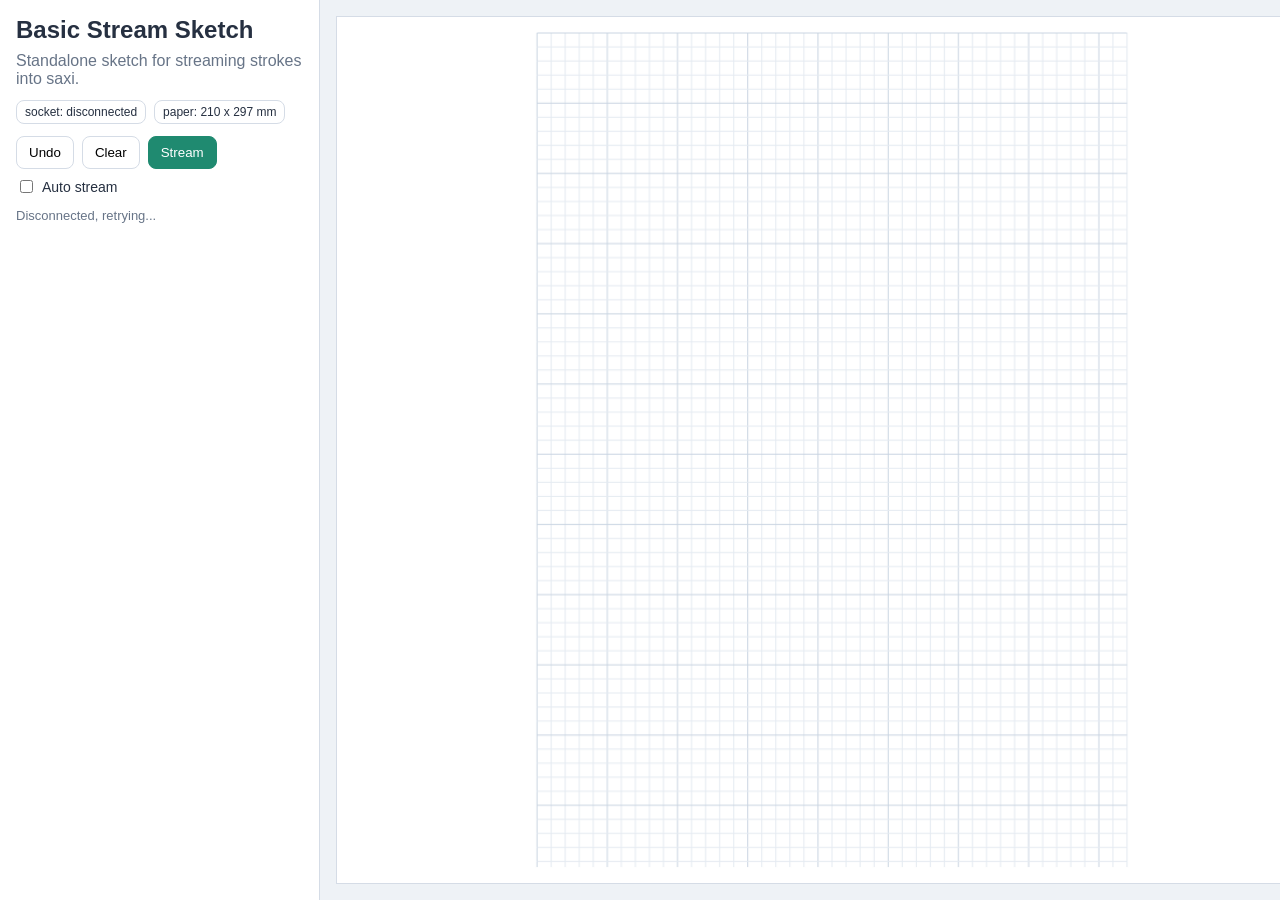
<file: sketches/basic-stream/index.html>
<!doctype html>
<html lang="en">
  <head>
    <meta charset="utf-8" />
    <meta name="viewport" content="width=device-width,initial-scale=1" />
    <title>Basic Stream Sketch</title>
    <link rel="stylesheet" href="./style.css" />
  </head>
  <body>
    <main class="app">
      <section class="panel">
        <h1>Basic Stream Sketch</h1>
        <p>Standalone sketch for streaming strokes into saxi.</p>
        <div class="badges">
          <span id="statusBadge" class="badge">socket: connecting</span>
          <span id="paperBadge" class="badge">paper: 210 x 297 mm</span>
        </div>
        <div class="controls">
          <button id="undoBtn" type="button">Undo</button>
          <button id="clearBtn" type="button">Clear</button>
          <button id="streamBtn" type="button" class="primary">Stream</button>
          <label class="check"><input id="autoStream" type="checkbox" /> Auto stream</label>
        </div>
        <p id="statusText" class="status">Connecting...</p>
      </section>
      <section class="canvas-wrap">
        <canvas id="canvas"></canvas>
      </section>
    </main>
    <script type="module" src="./sketch.js"></script>
  </body>
</html>
</file>
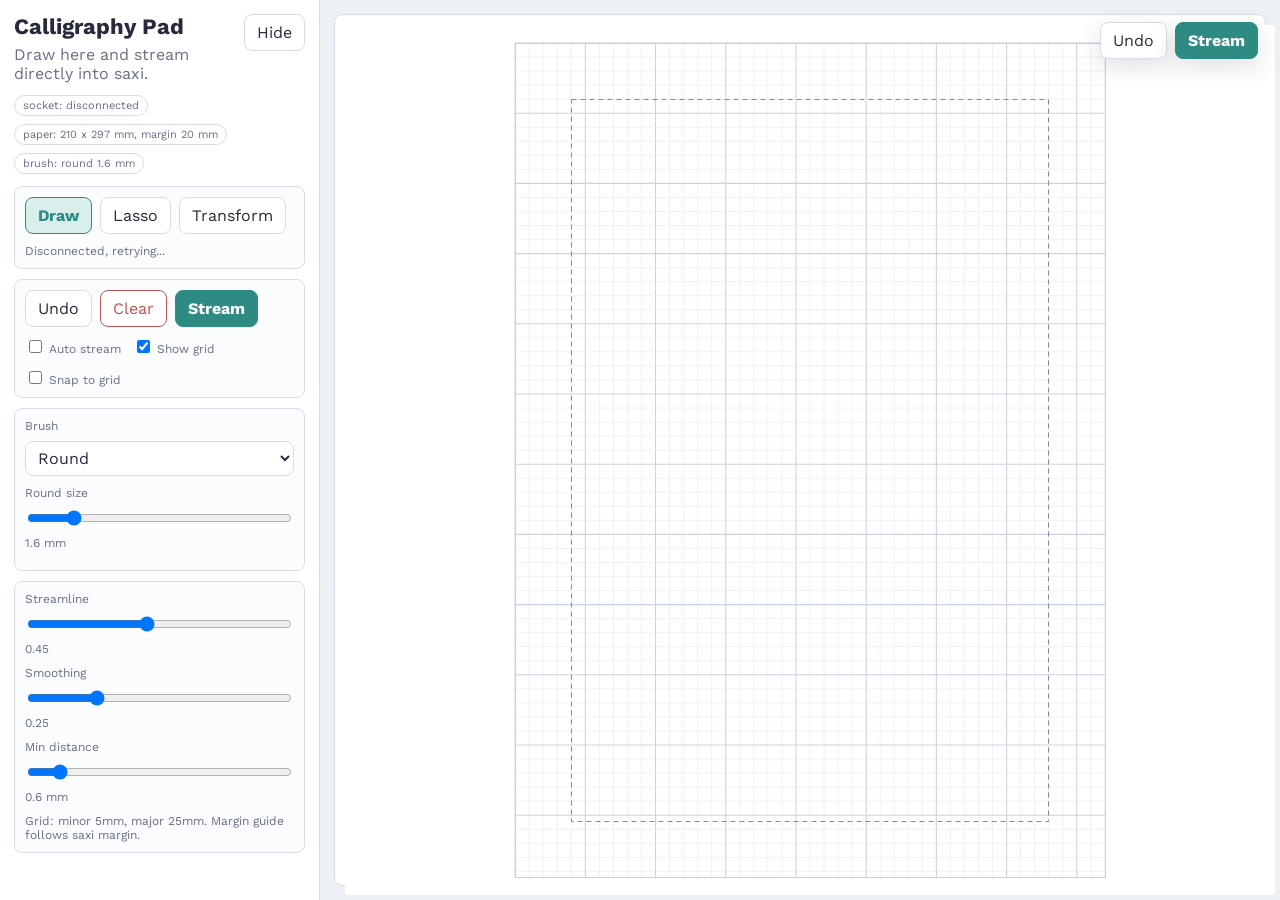
<file: sketches/calligraphyPad/index.html>
<!doctype html>
<html lang="en">
  <head>
    <meta charset="utf-8" />
    <meta name="viewport" content="width=device-width,initial-scale=1" />
    <title>Calligraphy Pad</title>
    <link href="https://fonts.googleapis.com/css?family=Work+Sans:400,700,900" rel="stylesheet">
    <link rel="stylesheet" href="./style.css" />
  </head>
  <body>
    <main class="app-shell">
      <aside id="controlPanel" class="control-panel">
        <div class="panel-head">
          <div>
            <h1>Calligraphy Pad</h1>
            <p>Draw here and stream directly into saxi.</p>
          </div>
          <button id="collapseBtn" type="button" class="ghost">Hide</button>
        </div>

        <div class="badges">
          <span class="badge" id="connectionBadge">socket: connecting</span>
          <span class="badge" id="paperBadge">paper: 210 x 297 mm</span>
          <span class="badge" id="brushBadge">brush: round 1.6mm</span>
        </div>

        <div class="panel-block">
          <div class="row">
            <button id="drawToolBtn" type="button" class="tool-btn active">Draw</button>
            <button id="lassoToolBtn" type="button" class="tool-btn">Lasso</button>
            <button id="transformToolBtn" type="button" class="tool-btn">Transform</button>
          </div>
          <p id="status" class="status">Connecting...</p>
        </div>

        <div class="panel-block">
          <div class="row">
            <button id="undoBtn" type="button">Undo</button>
            <button id="clearBtn" class="warn" type="button">Clear</button>
            <button id="streamBtn" class="primary" type="button">Stream</button>
          </div>
          <div class="row tight">
            <label><input id="autoStream" type="checkbox" /> Auto stream</label>
            <label><input id="showGrid" type="checkbox" checked /> Show grid</label>
            <label><input id="snapGrid" type="checkbox" /> Snap to grid</label>
          </div>
        </div>

        <div class="panel-block">
          <div class="row">
            <label for="brushType">Brush</label>
            <select id="brushType">
              <option value="round">Round</option>
              <option value="flat">Flat nib</option>
            </select>
          </div>
          <div class="row" id="roundRow">
            <label for="roundSize">Round size</label>
            <input id="roundSize" type="range" min="0.4" max="8" step="0.1" value="1.6" />
            <span id="roundSizeValue" class="small">1.6 mm</span>
          </div>
          <div id="flatControls" style="display:none;">
            <div class="row">
              <label for="flatWidth">Flat width</label>
              <input id="flatWidth" type="range" min="0.6" max="12" step="0.1" value="3.2" />
              <span id="flatWidthValue" class="small">3.2 mm</span>
            </div>
            <div class="row">
              <label for="flatAngle">Nib angle</label>
              <input id="flatAngle" type="range" min="0" max="180" step="1" value="40" />
              <span id="flatAngleValue" class="small">40 deg</span>
            </div>
          </div>
        </div>

        <div class="panel-block">
          <div class="row">
            <label for="streamline">Streamline</label>
            <input id="streamline" type="range" min="0" max="1" step="0.01" value="0.45" />
            <span id="streamlineValue" class="small">0.45</span>
          </div>
          <div class="row">
            <label for="smoothing">Smoothing</label>
            <input id="smoothing" type="range" min="0" max="1" step="0.01" value="0.25" />
            <span id="smoothingValue" class="small">0.25</span>
          </div>
          <div class="row">
            <label for="minDistance">Min distance</label>
            <input id="minDistance" type="range" min="0.1" max="5" step="0.1" value="0.6" />
            <span id="minDistanceValue" class="small">0.6 mm</span>
          </div>
          <p class="small">Grid: minor 5mm, major 25mm. Margin guide follows saxi margin.</p>
        </div>
      </aside>

      <section class="canvas-shell">
        <div class="floating-tools">
          <button id="showPanelBtn" type="button" class="floating secondary hidden">Menu</button>
          <button id="floatingUndoBtn" type="button" class="floating secondary">Undo</button>
          <button id="floatingStreamBtn" type="button" class="floating primary">Stream</button>
        </div>
        <div class="canvas-wrap">
          <canvas id="canvas"></canvas>
        </div>
      </section>
    </main>
    <script src="./sketch.js" defer></script>
  </body>
</html>
</file>
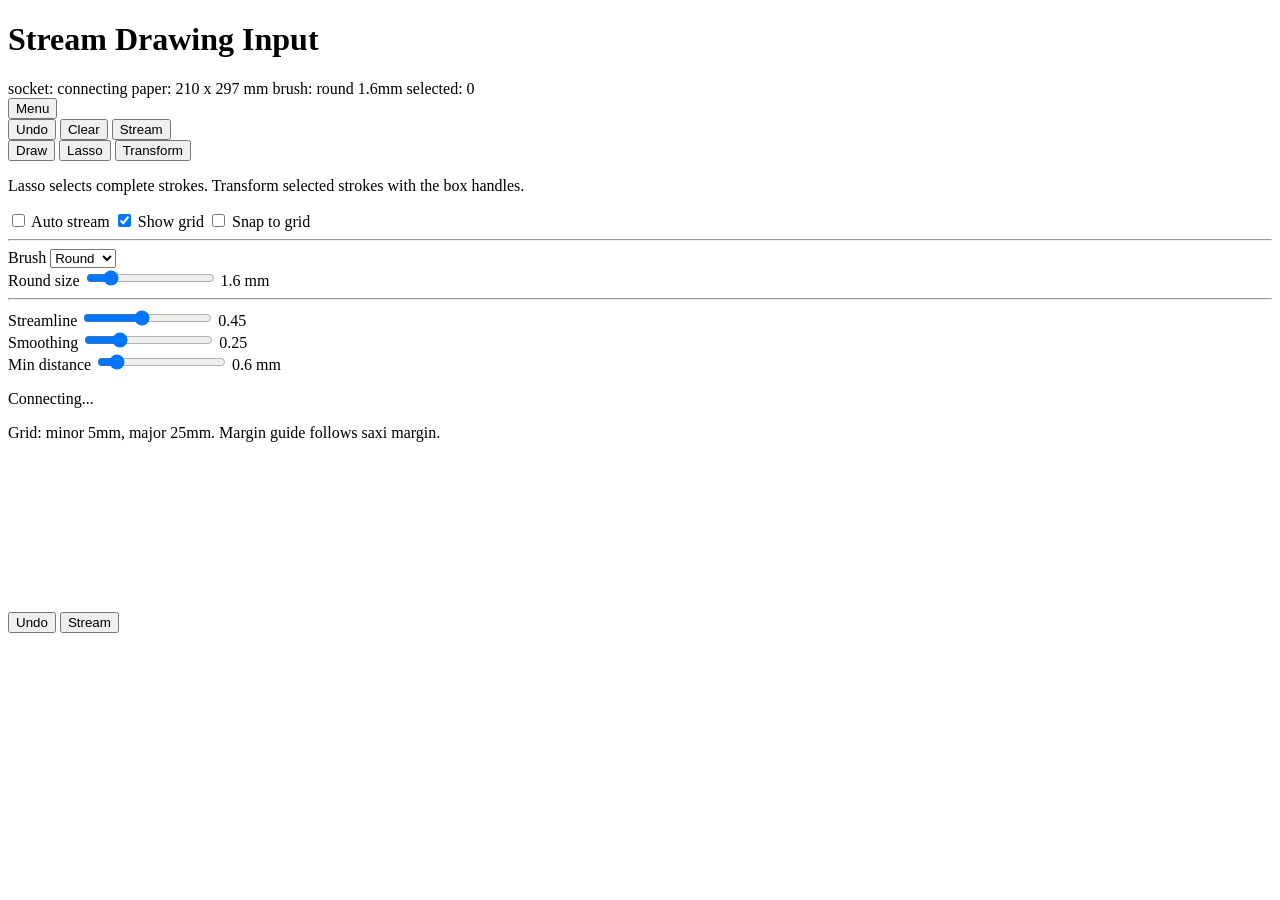
<file: saxi-main/src/stream-input.html>
<!doctype html>
<html lang="en">
  <head>
    <meta charset="utf-8" />
    <meta name="viewport" content="width=device-width,initial-scale=1" />
    <title>saxi stream input</title>
    <link href="https://fonts.googleapis.com/css?family=Work+Sans:400,700,900" rel="stylesheet">
  </head>
  <body>
    <main>
      <header class="topbar">
        <div>
          <h1>Stream Drawing Input</h1>
          <div class="badges">
            <span class="badge" id="connectionBadge">socket: connecting</span>
            <span class="badge" id="paperBadge">paper: 210 x 297 mm</span>
            <span class="badge" id="brushBadge">brush: round 1.6mm</span>
            <span class="badge" id="selectedBadge">selected: 0</span>
          </div>
        </div>
        <button id="menuToggle" type="button" aria-controls="controlsPanel" aria-expanded="true">Menu</button>
      </header>

      <div class="workspace">
        <section class="panel is-open" id="controlsPanel">
          <div class="row">
            <button id="undoBtn" type="button">Undo</button>
            <button id="clearBtn" class="warn" type="button">Clear</button>
            <button id="streamBtn" class="primary" type="button">Stream</button>
          </div>

          <div class="row segmented" role="group" aria-label="Drawing tools">
            <button id="drawTool" class="tool is-active" type="button">Draw</button>
            <button id="lassoTool" class="tool" type="button">Lasso</button>
            <button id="transformTool" class="tool" type="button">Transform</button>
          </div>
          <p class="small">Lasso selects complete strokes. Transform selected strokes with the box handles.</p>

          <div class="row tight">
            <label><input id="autoStream" type="checkbox" /> Auto stream</label>
            <label><input id="showGrid" type="checkbox" checked /> Show grid</label>
            <label><input id="snapGrid" type="checkbox" /> Snap to grid</label>
          </div>

          <hr />

          <div class="row">
            <label for="brushType">Brush</label>
            <select id="brushType">
              <option value="round">Round</option>
              <option value="flat">Flat nib</option>
            </select>
          </div>
          <div class="row" id="roundRow">
            <label for="roundSize">Round size</label>
            <input id="roundSize" type="range" min="0.4" max="8" step="0.1" value="1.6" />
            <span id="roundSizeValue" class="small">1.6 mm</span>
          </div>
          <div id="flatControls" style="display:none;">
            <div class="row">
              <label for="flatWidth">Flat width</label>
              <input id="flatWidth" type="range" min="0.6" max="12" step="0.1" value="3.2" />
              <span id="flatWidthValue" class="small">3.2 mm</span>
            </div>
            <div class="row">
              <label for="flatAngle">Nib angle</label>
              <input id="flatAngle" type="range" min="0" max="180" step="1" value="40" />
              <span id="flatAngleValue" class="small">40 deg</span>
            </div>
          </div>

          <hr />

          <div class="row">
            <label for="streamline">Streamline</label>
            <input id="streamline" type="range" min="0" max="1" step="0.01" value="0.45" />
            <span id="streamlineValue" class="small">0.45</span>
          </div>
          <div class="row">
            <label for="smoothing">Smoothing</label>
            <input id="smoothing" type="range" min="0" max="1" step="0.01" value="0.25" />
            <span id="smoothingValue" class="small">0.25</span>
          </div>
          <div class="row">
            <label for="minDistance">Min distance</label>
            <input id="minDistance" type="range" min="0.1" max="5" step="0.1" value="0.6" />
            <span id="minDistanceValue" class="small">0.6 mm</span>
          </div>

          <p id="status" class="status">Connecting...</p>
          <p class="small">Grid: minor 5mm, major 25mm. Margin guide follows saxi margin.</p>
        </section>

        <section class="canvas-wrap">
          <canvas id="canvas"></canvas>
        </section>

        <div class="floating-actions" aria-label="Shortcuts">
          <button id="floatingUndoBtn" type="button">Undo</button>
          <button id="floatingStreamBtn" class="primary" type="button">Stream</button>
        </div>
      </div>
    </main>
  </body>
</html>
</file>
<file: sketches/basic-stream/style.css>
:root {
  --bg: #eef2f6;
  --panel: #ffffff;
  --line: #d5dce6;
  --text: #263041;
  --muted: #677487;
  --accent: #1f8a70;
}

* {
  box-sizing: border-box;
}

body {
  margin: 0;
  font-family: Arial, sans-serif;
  color: var(--text);
  background: var(--bg);
}

.app {
  min-height: 100vh;
  display: grid;
  grid-template-columns: 320px 1fr;
}

.panel {
  background: var(--panel);
  border-right: 1px solid var(--line);
  padding: 16px;
}

h1 {
  margin: 0 0 8px;
  font-size: 24px;
}

p {
  margin: 0 0 12px;
  color: var(--muted);
}

.badges,
.controls {
  display: flex;
  gap: 8px;
  flex-wrap: wrap;
  margin-bottom: 12px;
}

.badge {
  padding: 4px 8px;
  border: 1px solid var(--line);
  border-radius: 8px;
  background: #fff;
  font-size: 12px;
}

button {
  border: 1px solid var(--line);
  border-radius: 8px;
  background: #fff;
  padding: 8px 12px;
  cursor: pointer;
}

button.primary {
  border-color: var(--accent);
  background: var(--accent);
  color: #fff;
}

.check {
  display: inline-flex;
  align-items: center;
  gap: 6px;
  font-size: 14px;
}

.canvas-wrap {
  padding: 16px;
}

canvas {
  width: 100%;
  height: calc(100vh - 32px);
  display: block;
  background: #fff;
  border: 1px solid var(--line);
  touch-action: none;
}

.status {
  font-size: 13px;
}

@media (max-width: 900px) {
  .app {
    grid-template-columns: 1fr;
  }

  .panel {
    border-right: 0;
    border-bottom: 1px solid var(--line);
  }

  canvas {
    height: 70vh;
  }
}
</file>
<file: sketches/calligraphyPad/style.css>
:root {
  --bg: #edf1f6;
  --panel: #ffffff;
  --fg: #272a3a;
  --muted: #687087;
  --line: #d7dcea;
  --accent: #2d8b83;
  --accent-soft: #d9efec;
  --danger: #c15353;
}

* {
  box-sizing: border-box;
}

body {
  margin: 0;
  font-family: "Work Sans", sans-serif;
  color: var(--fg);
  background: var(--bg);
}

button,
input,
select {
  font: inherit;
}

button {
  border: 1px solid var(--line);
  background: #fff;
  color: var(--fg);
  padding: 8px 12px;
  border-radius: 8px;
  cursor: pointer;
}

button.primary {
  border-color: var(--accent);
  background: var(--accent);
  color: #fff;
  font-weight: 700;
}

button.secondary {
  background: rgba(255, 255, 255, 0.95);
}

button.warn {
  border-color: var(--danger);
  color: var(--danger);
}

button.ghost {
  background: transparent;
}

input[type="number"],
input[type="range"],
select {
  width: 100%;
}

input[type="number"],
select {
  border: 1px solid var(--line);
  background: #fff;
  color: var(--fg);
  padding: 6px 8px;
  border-radius: 8px;
}

code {
  background: #eef2f8;
  padding: 1px 4px;
}

.app-shell {
  min-height: 100vh;
  display: grid;
  grid-template-columns: 320px 1fr;
}

.control-panel {
  background: var(--panel);
  border-right: 1px solid var(--line);
  padding: 14px;
  overflow: auto;
}

.control-panel.collapsed {
  display: none;
}

.panel-head {
  display: flex;
  align-items: flex-start;
  justify-content: space-between;
  gap: 12px;
  margin-bottom: 12px;
}

h1 {
  margin: 0 0 6px;
  font-size: 22px;
}

p {
  margin: 0;
  color: var(--muted);
}

.badges {
  display: flex;
  gap: 8px;
  flex-wrap: wrap;
  margin-bottom: 12px;
}

.badge {
  border: 1px solid var(--line);
  background: #fff;
  font-size: 11px;
  color: var(--muted);
  padding: 3px 8px;
  border-radius: 999px;
}

.panel-block {
  border: 1px solid var(--line);
  background: #fbfcfe;
  padding: 10px;
  border-radius: 8px;
  margin-bottom: 10px;
}

.row {
  display: flex;
  gap: 8px;
  align-items: center;
  flex-wrap: wrap;
  margin-bottom: 10px;
}

.row:last-child {
  margin-bottom: 0;
}

.row.tight {
  gap: 12px;
}

.row label {
  font-size: 12px;
  color: var(--muted);
  min-width: 90px;
}

.tool-btn.active {
  border-color: var(--accent);
  background: var(--accent-soft);
  color: var(--accent);
  font-weight: 700;
}

.status,
.small {
  font-size: 12px;
  color: var(--muted);
}

.canvas-shell {
  position: relative;
  min-width: 0;
  min-height: 100vh;
  padding: 14px;
}

.canvas-wrap {
  height: calc(100vh - 28px);
  min-height: 520px;
  background: #fff;
  border: 1px solid var(--line);
  border-radius: 8px;
  padding: 10px;
}

canvas {
  width: 100%;
  height: 100%;
  background: #fff;
  display: block;
  touch-action: none;
  border-radius: 4px;
}

.floating-tools {
  position: absolute;
  top: 22px;
  right: 22px;
  display: flex;
  gap: 8px;
  z-index: 2;
}

.floating {
  box-shadow: 0 8px 24px rgba(27, 37, 52, 0.14);
}

.hidden {
  display: none;
}

@media (max-width: 980px) {
  .app-shell {
    grid-template-columns: 1fr;
  }

  .control-panel {
    border-right: 0;
    border-bottom: 1px solid var(--line);
  }

  .canvas-shell {
    min-height: auto;
  }

  .canvas-wrap {
    height: 68vh;
    min-height: 420px;
  }
}
</file>
